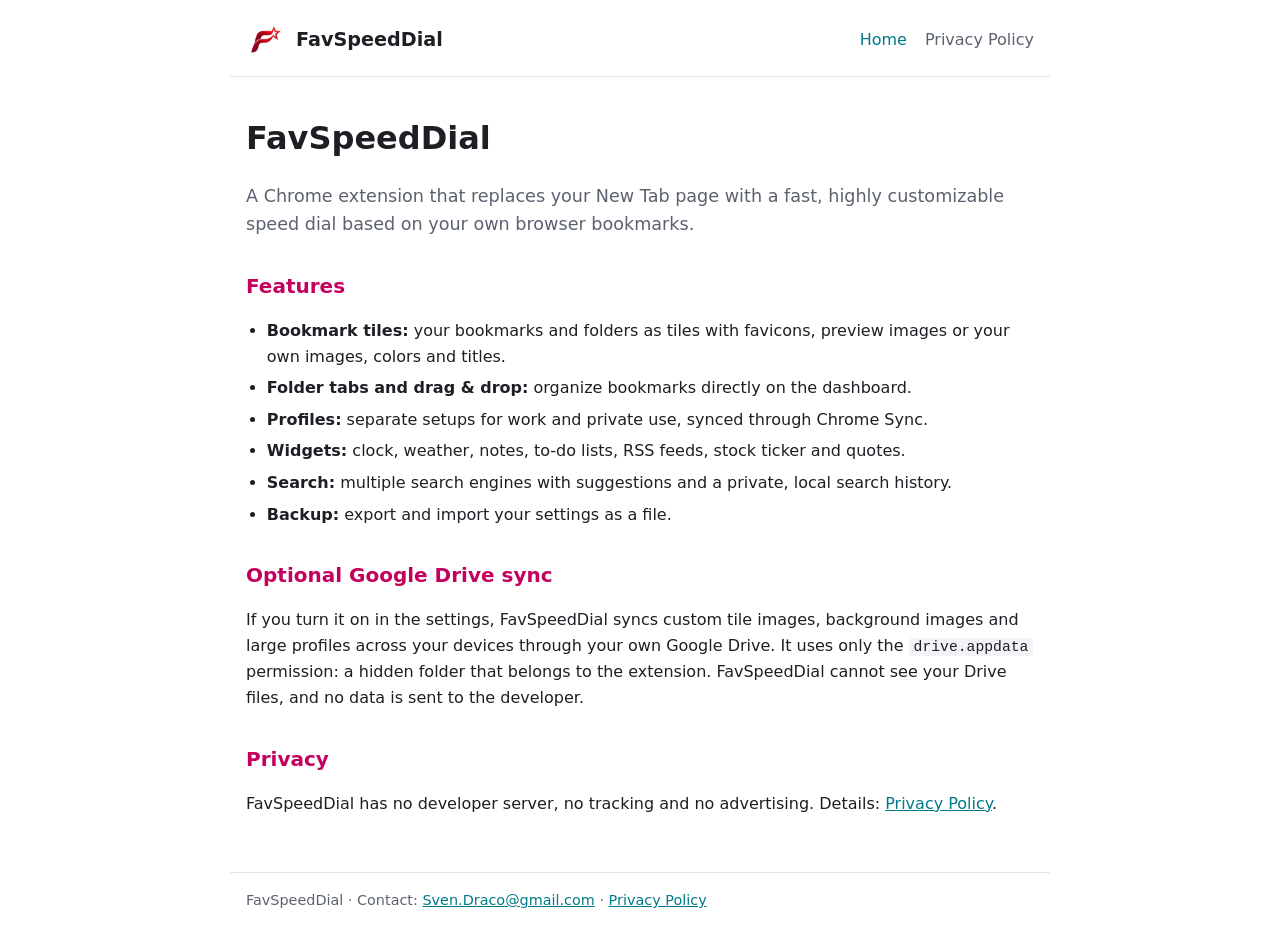
<file: index.html>
<!doctype html>
<html lang="en">
<head>
<meta charset="utf-8">
<meta name="viewport" content="width=device-width, initial-scale=1">
<title>FavSpeedDial – Speed dial for your bookmarks</title>
<meta name="description" content="FavSpeedDial replaces Chrome's New Tab page with a customizable speed dial based on your bookmarks.">
<link rel="stylesheet" href="style.css">
</head>
<body>
<header>
  <a class="brand" href="./"><img src="icon128.png" alt="" width="40" height="40">FavSpeedDial</a>
  <nav><a href="./" aria-current="page">Home</a><a href="privacy.html">Privacy Policy</a></nav>
</header>
<main>
  <h1>FavSpeedDial</h1>
  <p class="lead">A Chrome extension that replaces your New Tab page with a fast, highly customizable speed dial based on your own browser bookmarks.</p>

  <h2>Features</h2>
  <ul>
    <li><strong>Bookmark tiles:</strong> your bookmarks and folders as tiles with favicons, preview images or your own images, colors and titles.</li>
    <li><strong>Folder tabs and drag &amp; drop:</strong> organize bookmarks directly on the dashboard.</li>
    <li><strong>Profiles:</strong> separate setups for work and private use, synced through Chrome Sync.</li>
    <li><strong>Widgets:</strong> clock, weather, notes, to-do lists, RSS feeds, stock ticker and quotes.</li>
    <li><strong>Search:</strong> multiple search engines with suggestions and a private, local search history.</li>
    <li><strong>Backup:</strong> export and import your settings as a file.</li>
  </ul>

  <h2>Optional Google Drive sync</h2>
  <p>If you turn it on in the settings, FavSpeedDial syncs custom tile images, background images and large profiles across your devices through your own Google Drive. It uses only the <code>drive.appdata</code> permission: a hidden folder that belongs to the extension. FavSpeedDial cannot see your Drive files, and no data is sent to the developer.</p>

  <h2>Privacy</h2>
  <p>FavSpeedDial has no developer server, no tracking and no advertising. Details: <a href="privacy.html">Privacy Policy</a>.</p>
</main>
<footer>FavSpeedDial · Contact: <a href="mailto:Sven.Draco@gmail.com">Sven.Draco@gmail.com</a> · <a href="privacy.html">Privacy Policy</a></footer>
</body>
</html>
</file>
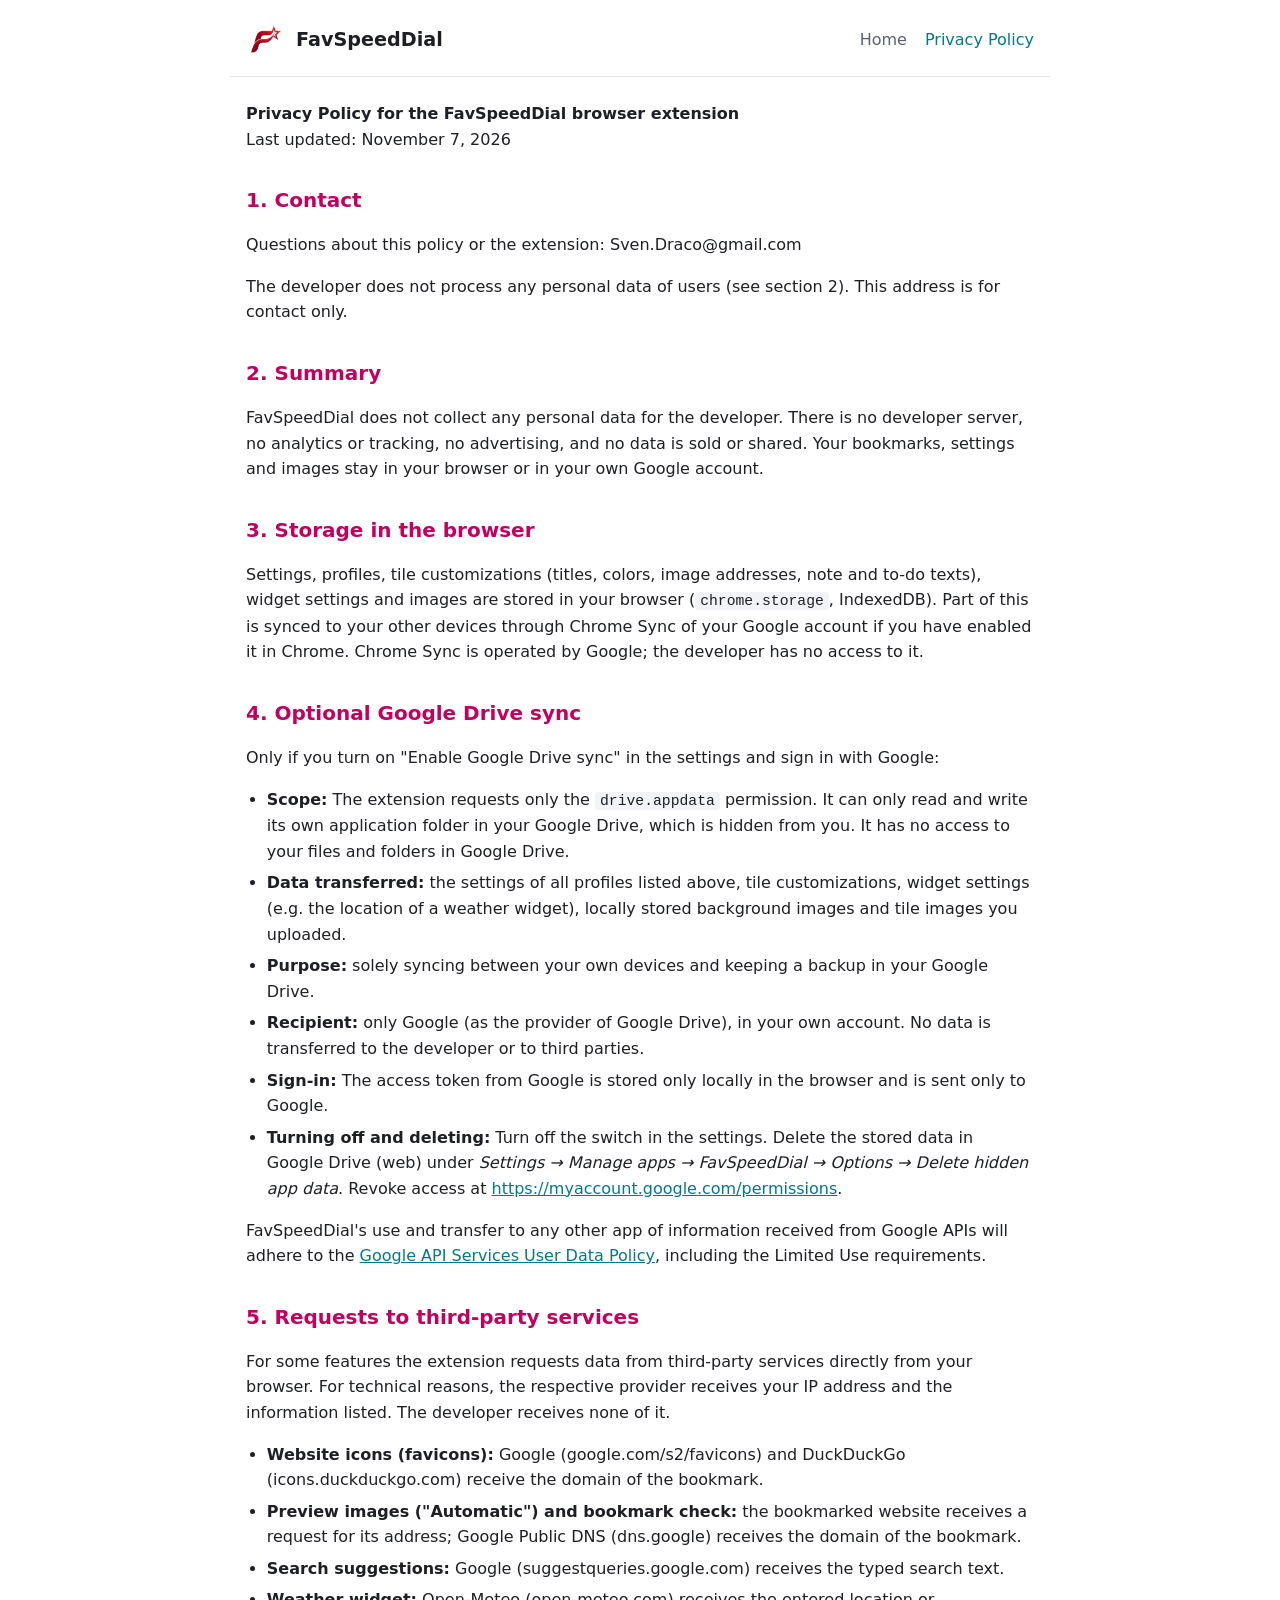
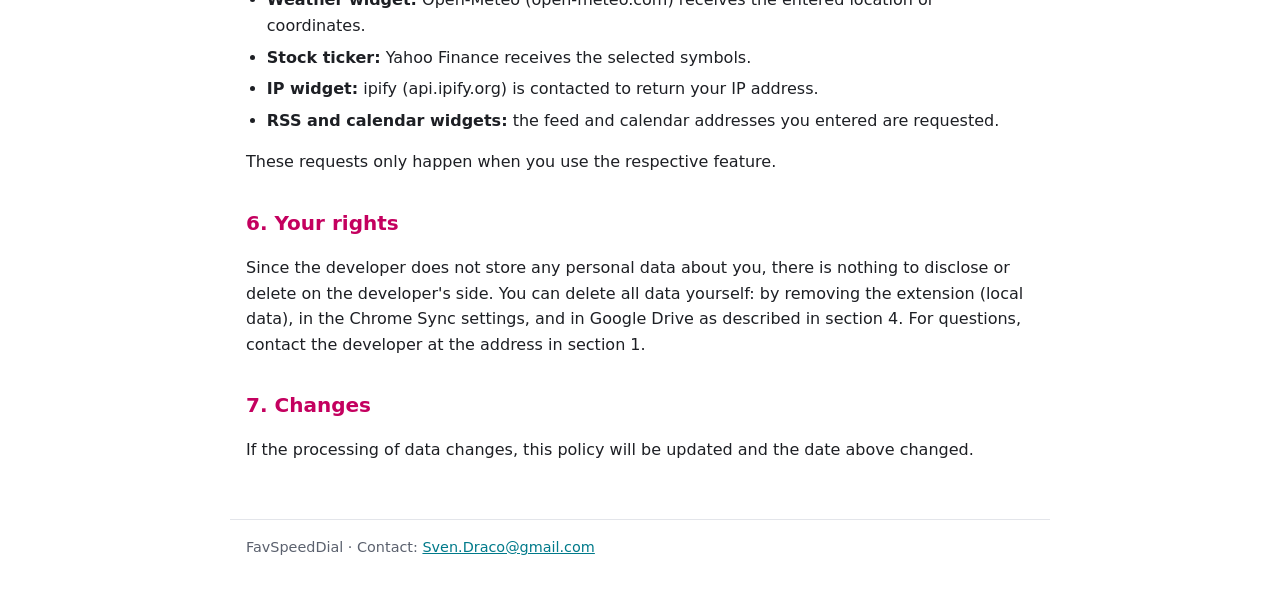
<file: privacy.html>
<!doctype html>
<html lang="en">
<head>
<meta charset="utf-8">
<meta name="viewport" content="width=device-width, initial-scale=1">
<title>FavSpeedDial – Privacy Policy</title>
<link rel="stylesheet" href="style.css">
</head>
<body>
<header>
  <a class="brand" href="./"><img src="icon128.png" alt="" width="40" height="40">FavSpeedDial</a>
  <nav><a href="./">Home</a><a href="privacy.html" aria-current="page">Privacy Policy</a></nav>
</header>
<main>
<!-- Erzeugt von site/build_site.py aus docs/privacy_policy.md – nicht von Hand bearbeiten. -->
<p><strong>Privacy Policy for the FavSpeedDial browser extension</strong><br>Last updated: November 7, 2026</p>
<h2>1. Contact</h2>
<p>Questions about this policy or the extension: Sven.Draco@gmail.com</p>
<p>The developer does not process any personal data of users (see section 2). This address is for contact only.</p>
<h2>2. Summary</h2>
<p>FavSpeedDial does not collect any personal data for the developer. There is no developer server, no analytics or tracking, no advertising, and no data is sold or shared. Your bookmarks, settings and images stay in your browser or in your own Google account.</p>
<h2>3. Storage in the browser</h2>
<p>Settings, profiles, tile customizations (titles, colors, image addresses, note and to-do texts), widget settings and images are stored in your browser (<code>chrome.storage</code>, IndexedDB). Part of this is synced to your other devices through Chrome Sync of your Google account if you have enabled it in Chrome. Chrome Sync is operated by Google; the developer has no access to it.</p>
<h2>4. Optional Google Drive sync</h2>
<p>Only if you turn on "Enable Google Drive sync" in the settings and sign in with Google:</p>
<ul><li><strong>Scope:</strong> The extension requests only the <code>drive.appdata</code> permission. It can only read and write its own application folder in your Google Drive, which is hidden from you. It has no access to your files and folders in Google Drive.</li><li><strong>Data transferred:</strong> the settings of all profiles listed above, tile customizations, widget settings (e.g. the location of a weather widget), locally stored background images and tile images you uploaded.</li><li><strong>Purpose:</strong> solely syncing between your own devices and keeping a backup in your Google Drive.</li><li><strong>Recipient:</strong> only Google (as the provider of Google Drive), in your own account. No data is transferred to the developer or to third parties.</li><li><strong>Sign-in:</strong> The access token from Google is stored only locally in the browser and is sent only to Google.</li><li><strong>Turning off and deleting:</strong> Turn off the switch in the settings. Delete the stored data in Google Drive (web) under <em>Settings → Manage apps → FavSpeedDial → Options → Delete hidden app data</em>. Revoke access at <a href="https://myaccount.google.com/permissions">https://myaccount.google.com/permissions</a>.</li></ul>
<p>FavSpeedDial's use and transfer to any other app of information received from Google APIs will adhere to the <a href="https://developers.google.com/terms/api-services-user-data-policy">Google API Services User Data Policy</a>, including the Limited Use requirements.</p>
<h2>5. Requests to third-party services</h2>
<p>For some features the extension requests data from third-party services directly from your browser. For technical reasons, the respective provider receives your IP address and the information listed. The developer receives none of it.</p>
<ul><li><strong>Website icons (favicons):</strong> Google (google.com/s2/favicons) and DuckDuckGo (icons.duckduckgo.com) receive the domain of the bookmark.</li><li><strong>Preview images ("Automatic") and bookmark check:</strong> the bookmarked website receives a request for its address; Google Public DNS (dns.google) receives the domain of the bookmark.</li><li><strong>Search suggestions:</strong> Google (suggestqueries.google.com) receives the typed search text.</li><li><strong>Weather widget:</strong> Open-Meteo (open-meteo.com) receives the entered location or coordinates.</li><li><strong>Stock ticker:</strong> Yahoo Finance receives the selected symbols.</li><li><strong>IP widget:</strong> ipify (api.ipify.org) is contacted to return your IP address.</li><li><strong>RSS and calendar widgets:</strong> the feed and calendar addresses you entered are requested.</li></ul>
<p>These requests only happen when you use the respective feature.</p>
<h2>6. Your rights</h2>
<p>Since the developer does not store any personal data about you, there is nothing to disclose or delete on the developer's side. You can delete all data yourself: by removing the extension (local data), in the Chrome Sync settings, and in Google Drive as described in section 4. For questions, contact the developer at the address in section 1.</p>
<h2>7. Changes</h2>
<p>If the processing of data changes, this policy will be updated and the date above changed.</p>
</main>
<footer>FavSpeedDial · Contact: <a href="mailto:Sven.Draco@gmail.com">Sven.Draco@gmail.com</a></footer>
</body>
</html>
</file>
<file: style.css>
:root {
    --bg: #ffffff;
    --text: #1d1f24;
    --muted: #5b616e;
    --accent: #c4005f;
    --accent-2: #007a8a;
    --line: #e3e5ea;
    --code-bg: #f2f3f6;
}

@media (prefers-color-scheme: dark) {
    :root {
        --bg: #12141a;
        --text: #e8eaef;
        --muted: #a3a9b6;
        --accent: #ff4d9a;
        --accent-2: #00f0ff;
        --line: #2a2e38;
        --code-bg: #1d2029;
    }
}

* { box-sizing: border-box; }

body {
    margin: 0;
    background: var(--bg);
    color: var(--text);
    font: 16px/1.6 system-ui, -apple-system, "Segoe UI", Roboto, Arial, sans-serif;
}

header, main, footer {
    max-width: 820px;
    margin: 0 auto;
    padding: 0 16px;
}

header {
    display: flex;
    flex-wrap: wrap;
    align-items: center;
    justify-content: space-between;
    gap: 12px;
    padding-top: 20px;
    padding-bottom: 16px;
    border-bottom: 1px solid var(--line);
}

.brand {
    display: flex;
    align-items: center;
    gap: 10px;
    font-weight: 700;
    font-size: 1.2rem;
    color: var(--text);
    text-decoration: none;
}

nav { display: flex; gap: 18px; }
nav a { color: var(--muted); text-decoration: none; }
nav a[aria-current="page"], nav a:hover { color: var(--accent-2); }

main { padding-top: 8px; padding-bottom: 40px; }

h1 { font-size: 2rem; margin: 28px 0 8px; }
h2 { font-size: 1.25rem; margin: 32px 0 8px; color: var(--accent); }
.lead { font-size: 1.1rem; color: var(--muted); }

a { color: var(--accent-2); overflow-wrap: anywhere; }
code { background: var(--code-bg); padding: 1px 5px; border-radius: 4px; font-size: 0.92em; }
ul { padding-left: 1.3em; }
li { margin: 6px 0; }

footer {
    padding-top: 16px;
    padding-bottom: 32px;
    border-top: 1px solid var(--line);
    color: var(--muted);
    font-size: 0.9rem;
}
</file>
